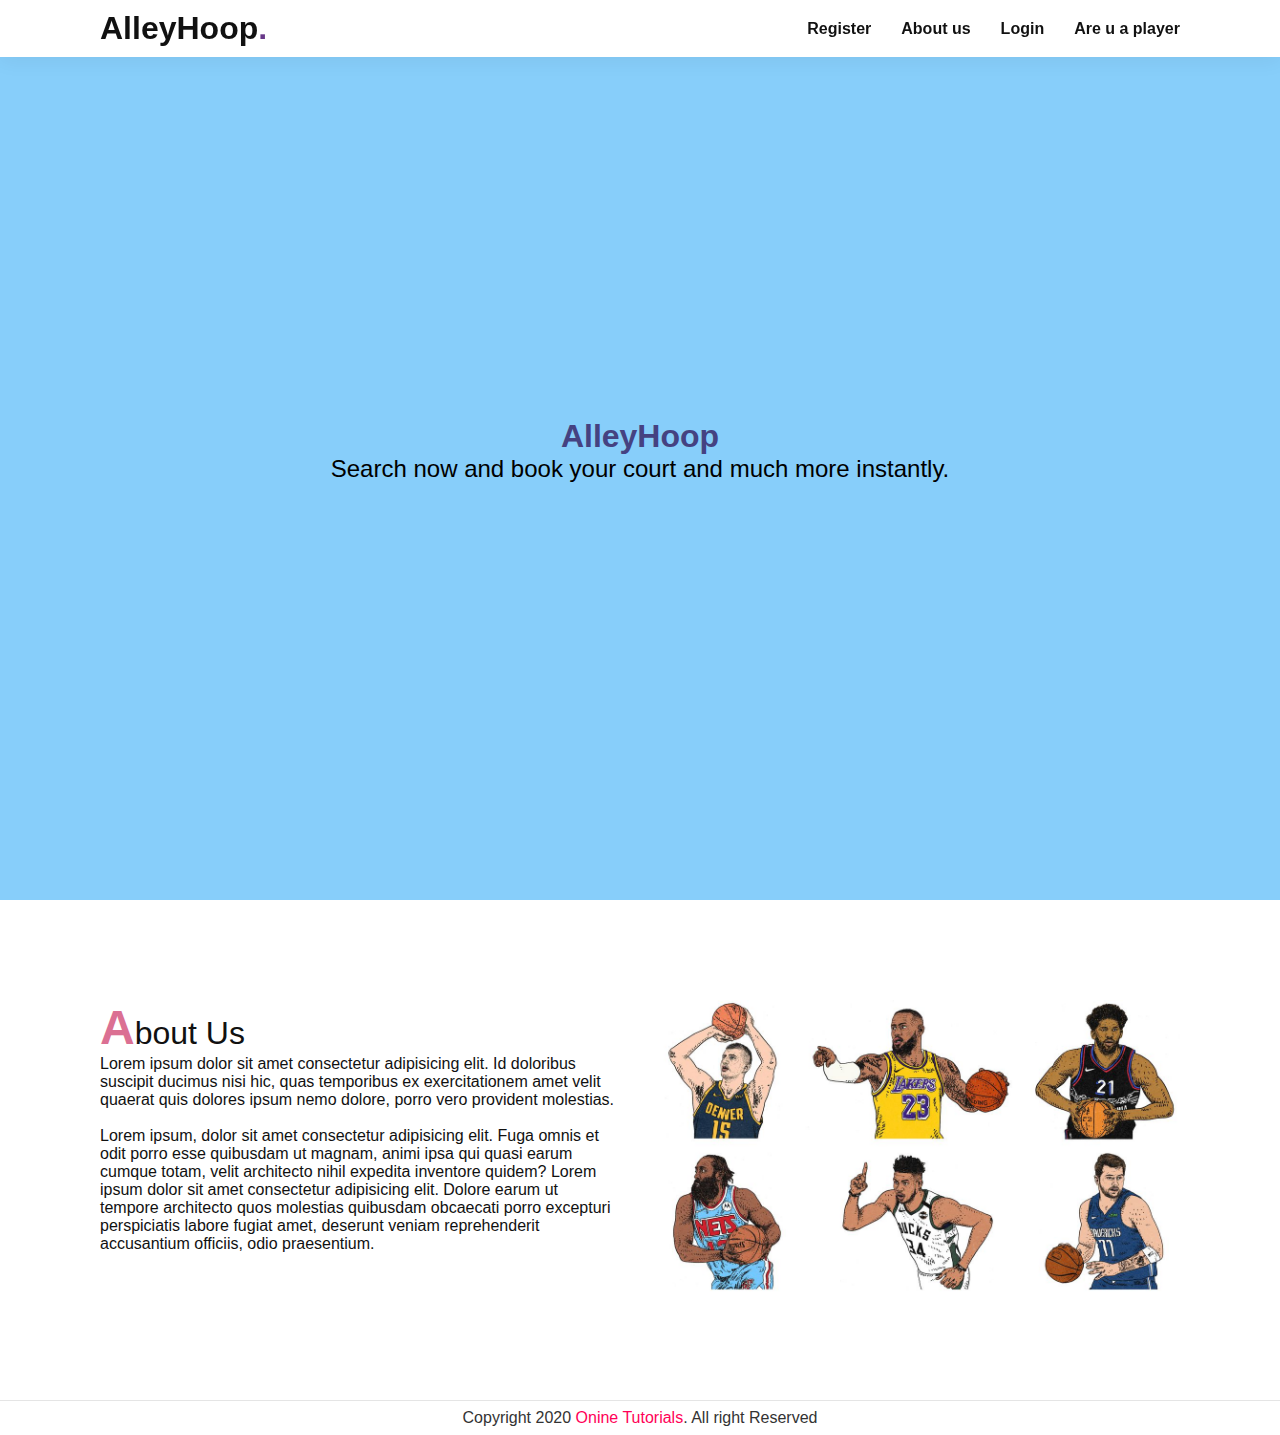
<file: index.html>
<!DOCTYPE html>
        <html lang="en">
        <head>
            <meta charset="UTF-8">
            <meta http-equiv="X-UA-Compatible" content="IE=edge">
            <meta name="viewport" content="width=device-width, initial-scale=1.0">
            <title>Complete Responsive Website Design</title>
            <link rel="stylesheet" href = "style.css">

        </head>
        <body>
            <header class = "sticky">
               
                <a href = "#" class ="logo">AlleyHoop<span>.</span></a>
                <div class = "menuToggle" onclick="toggleMenu();"></div>
                <ul class = "navigation">
                   
                    <li><a href ="register.html"onclick="toggleMenu();">Register</a></li>
                    <li><a href ="#About us"onclick="toggleMenu();">About us</a></li>
                    <li><a href ="login.html"onclick="toggleMenu();">Login</a></li>
                    <li><a href ="ruplayer.html"onclick="toggleMenu();">Are u a player</a></li>
                    
                </ul>
            </header>
            <section class = "banner" id = "banner">
                <div class = "content">
                    <h2>AlleyHoop</h2>
                <p>Search now and book your court and much more instantly.</p>

                  
                </div>
            </section>
                
            <section class ="About" id = "About">
                <div class = "row">
                    <div class = "col50">
                        <h2 class ="titleText"><span>A</span><b>bout Us</b></h2>
                        <p>Lorem ipsum dolor sit amet consectetur adipisicing elit. Id doloribus suscipit ducimus nisi hic, 
                            quas temporibus ex exercitationem amet velit quaerat quis dolores
                            ipsum nemo dolore, porro vero provident molestias.<br><br>
                            Lorem ipsum, dolor sit amet consectetur adipisicing elit. Fuga omnis et odit 
                            porro esse quibusdam ut magnam, animi ipsa qui quasi earum cumque totam,
                            velit architecto nihil expedita inventore quidem?
                            Lorem ipsum dolor sit amet consectetur adipisicing elit.
                            Dolore earum ut tempore architecto quos molestias quibusdam obcaecati porro excepturi
                            perspiciatis labore fugiat amet, deserunt veniam reprehenderit accusantium officiis, odio praesentium.</p>
                    </div>
            
                
                <div class = "col50">
                    <div class ="imgBx">
                        <img src ="assets/background img 1.jpg" >
                    </div>
                </div>
            </div>

            </section>

           
            

   
            
            


  
  
   

  </section>
     
  
        <div class ="CopyrightText">
            <p>Copyright 2020 <a href="#">Onine Tutorials</a>. All right Reserved</p>
        </div>
   



        
            <script type = "text/javascript"> 
            window.addEventListener('scroll',function(){
                const header= document.querySelector('header');
                header.classList.toggle("sticky",window.scrollY >0);
            });

  function toggleMenu(){
       const menuToggle = document.querySelector('.menuToggle');
       const navigation =  document.querySelector('.navigation');
                menuToggle.classList.toggle('active');
               navigation.classList.toggle('active');

            }

            </script>
        </body>

        </html>
</file>
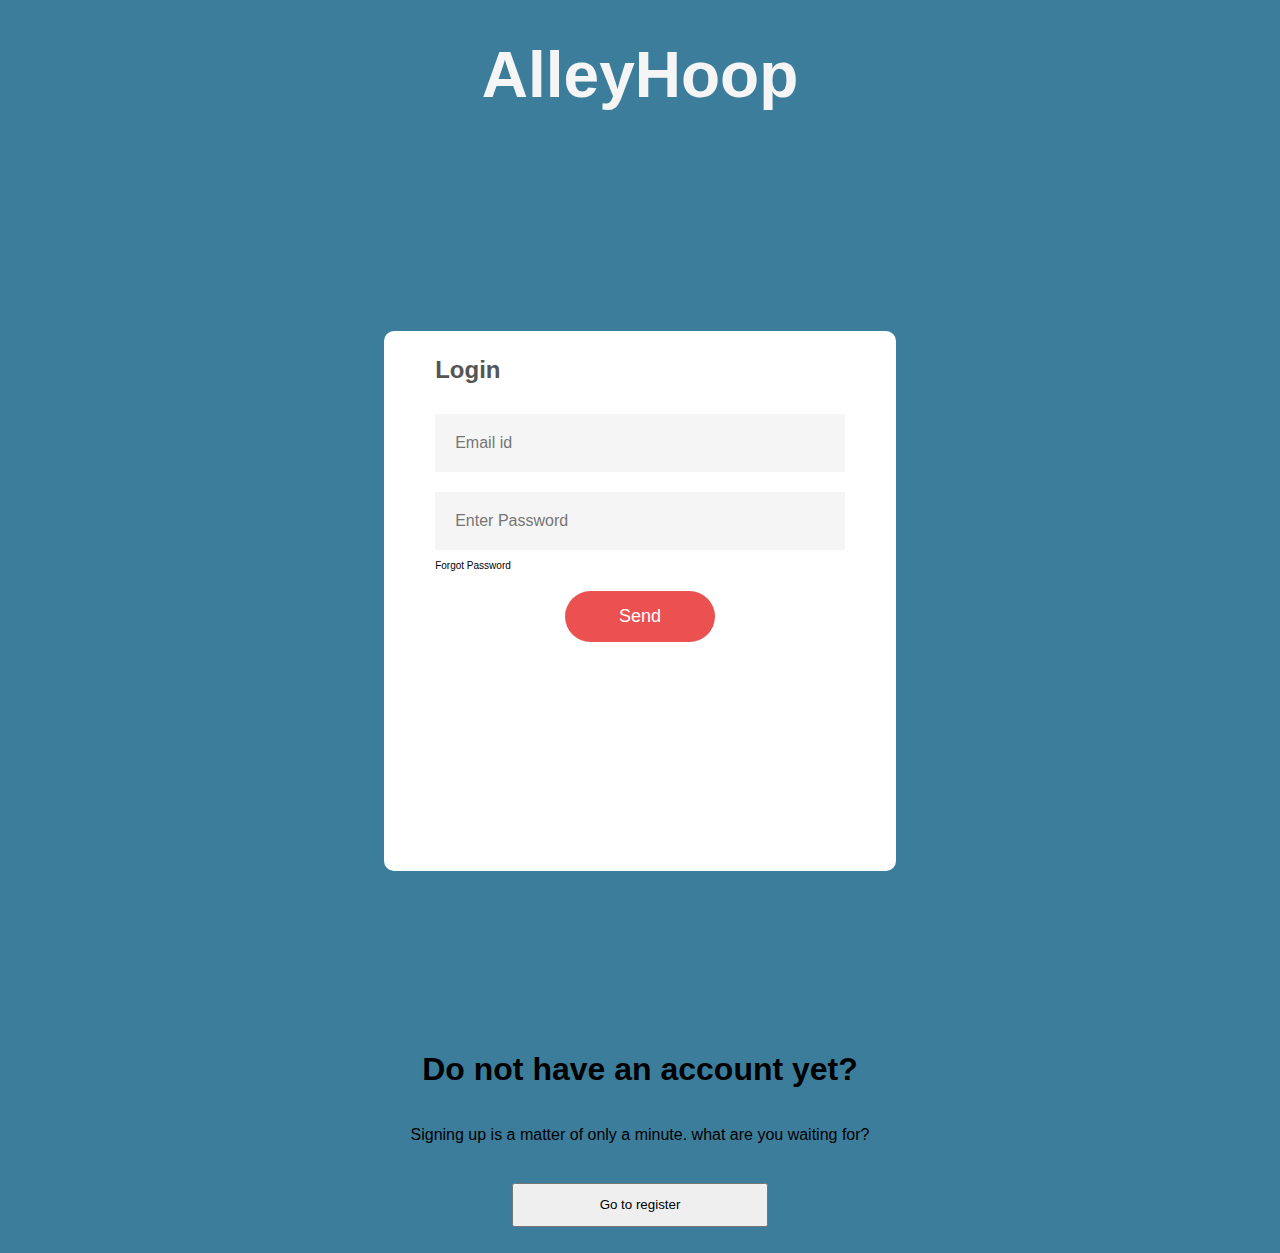
<file: login.html>
<!DOCTYPE html>
<html lang="en">
<head>
    <meta charset="UTF-8">
    <meta http-equiv="X-UA-Compatible" content="IE=edge">
    <meta name="viewport" content="width=device-width, initial-scale=1.0">
    <title>Contact Form To Email Using Javascript</title>
  <link rel = "stylesheet" href="style4.css">

</head>
<body>

      <div class = "AlleyHoop">
        <h1> AlleyHoop</h1>
    
      </div>
       
    <div class = "container" >
       
        <form >
        <h2> Login</h2>
      
        
       
        
       
        <input type = "Email" id = "email"  placeholder = "Email id" required>
        <input type = "Password" id = "password"  placeholder = "Enter Password " required >
        <p>Forgot Password</p>
      
        <button  type = "submit">Send</button>
    </form >
    
    </div> 

    <div class = "main">
             <h1> Do not have  an account yet?</h1>
             <p>Signing up is a matter of only a minute.
                what are you waiting for?
             </p>
             <a href = "register.html">
                 <button> Go to register</button></a>
                </div>
</body>
</html>
</file>
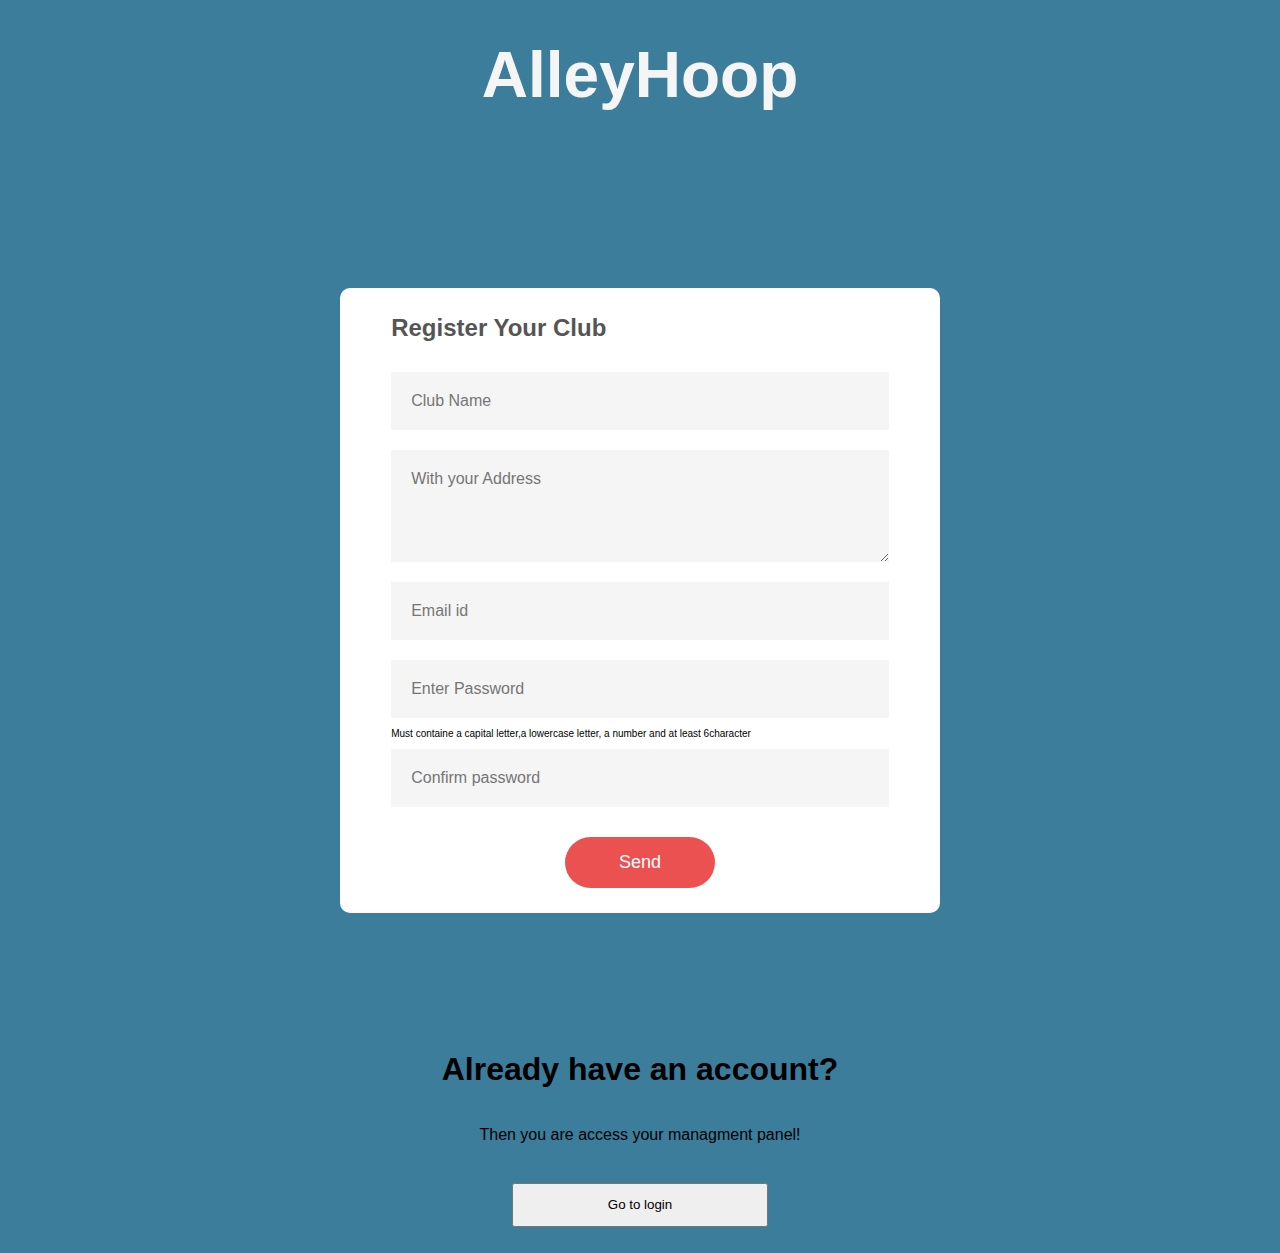
<file: register.html>
<!DOCTYPE html>
<html lang="en">
<head>
    <meta charset="UTF-8">
    <meta http-equiv="X-UA-Compatible" content="IE=edge">
    <meta name="viewport" content="width=device-width, initial-scale=1.0">
    <title>Contact Form To Email Using Javascript</title>
  <link rel = "stylesheet" href="style2.css">

</head>
<body>

      <div class = "AlleyHoop">
        <h1> AlleyHoop</h1>
    
      </div>
       
    <div class = "container" >
       
        <form >
        <h2> Register Your Club</h2>
        <input type = "text" id = "name"  placeholder = "Club Name " required>
        
       
        
        <textarea id="message" rows ="4"  placeholder="With your Address"></textarea>
        <input type = "Email" id = "email"  placeholder = "Email id" required>
        <input type = "Password" id = "password"  placeholder = "Enter Password " required >
        <p>Must containe
        a capital letter,a lowercase letter, a number and at least 6character </p>
        <input type = "password" id = "password"  placeholder = "Confirm password" required> 
        <button  type = "submit">Send</button>
    </form >
    
    </div> 

    <div class = "main">
             <h1> Already have an account?</h1>
             <p>Then you are access your managment panel!</p>
             <a href = "login.html">
                 <button> Go to login</button></a>
                </div>
</body>
</html>
</file>
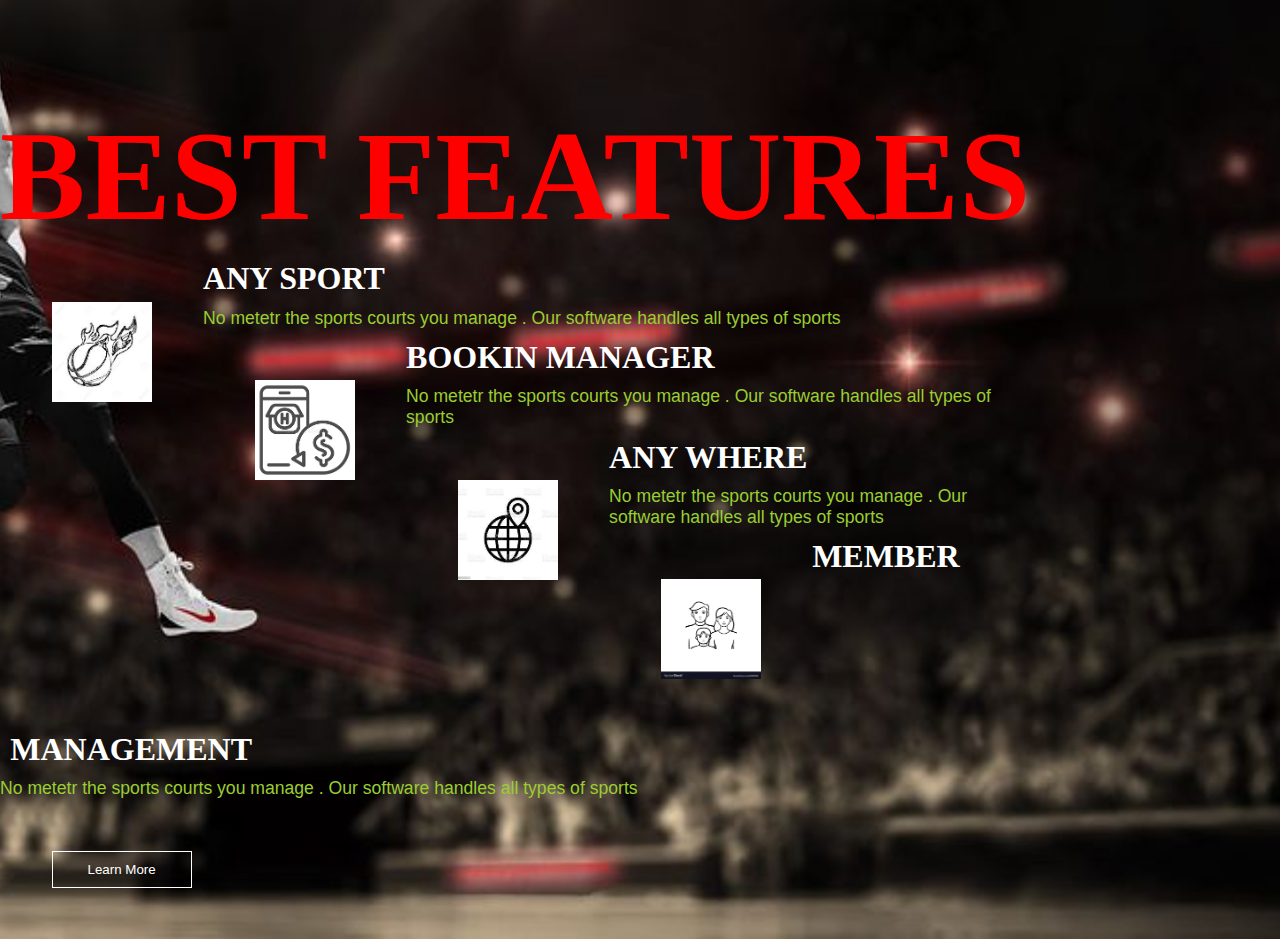
<file: ruplayer.html>
<!DOCTYPE html>
<html lang="en">
<head>
    <meta charset="UTF-8">
    <meta http-equiv="X-UA-Compatible" content="IE=edge">
    <meta name="viewport" content="width=device-width, initial-scale=1.0">
    <title>basketball</title>
    <link rel ="stylesheet" href ="style0.css">
</head>
<body>


    
   
   
    
       <section class = "Feature" id = "Features">
       
       <div class = row>
            <H1 class = "heading">BEST FEATURES</H1>
           
                <img class = "igh" src = "assets/basket.jpeg"alt ="" width ="100px" height="100px">
                <h2 class = "my">ANY SPORT</h2>
                <p class = "word">No metetr the sports courts you manage . Our software handles all types of sports</p>
            

           
                <img class = "igh"src = "assets/booking.png"alt ="" width ="100px" height="100px">
                <h3 class = "me">BOOKIN MANAGER</h3>
                <p class = "spl">No metetr the sports courts you manage . Our software handles all types of sports</p>
           

           
                <img  class = "igh" src = "assets/anywhere.jpeg"alt ="" width ="100px" height="100px">
                <h4 class = "any">ANY WHERE</h4>
                <p class = "where">No metetr the sports courts you manage . Our software handles all types of sports</p>
           

           
                <img  class = "igh" src = "assets/members.png"alt ="" width ="100px" height="100px">
                <h5 class = "mem">MEMBER MANAGEMENT</h5>
                <p class = "ber">No metetr the sports courts you manage . Our software handles all types of sports</p>
            
            <button class = "btn"> Learn More</button>
       </div>
</section>
   
 
</body>
</html>
</file>
<file: style.css>
@import url('https://images.pexels.com/photos/1025804/pexels-photo-1025804.jpeg?auto=compress&cs=tinysrgb&w=400');

*
{

   margin: 0;
   padding: 0;
   box-sizing: border-box;
   font-family: 'Poppins', sans-serif;
   scroll-behavior: smooth;
}
p{
    font-weight: 300;
    color: #111;
}
body{
    min-height: 1000px;
}
 
.banner
{
  position: relative;
  width: 100%;
  min-height: 100vh;
  display: flex;
  justify-content: center;
  align-items: center;
  background:url(assets/background1.png);
  background-size: cover;
}
.banner .content{
    max-width: 900px;
     text-align: center;


}
.banner .content h2{

    font-size: 2em;
    color: #454281;
}
.banner .content p{
    font-size: 1.5em;
    color: #000000;
}

    header{
        position: fixed;
        top: 0;
        left: 0;
        width: 100%;
        padding: 40px 100px;
        z-index: 10000;
        display:  flex;
        justify-content: space-between;
        align-items: center;
        transition: 0.5s;


    }
    header.sticky{
   background: #fff;
   padding: 10px 100px;
   box-shadow: 0 5px 20px rgba(0,0,0,0.05);
    }
   header .logo {

    color: #19150f;
    font-weight: 700;
    font-size: 2em;
    text-decoration: none;
}

header.sticky .logo{
    color: #111;
}
 header .logo span{
    color: #683889;
 }

 header .navigation
 {
    position: relative;
    display: flex;
 }

 header .navigation li{
    list-style: none;
    margin-left: 30px;
 }
 header .navigation li a
{
    text-decoration: none;
    color: #f0f1f4;
 font-weight: 600;
  
}
header.sticky .navigation li a{
    color:#111;
}
header .navigation li a:hover{
    color: #ff0157;
}

section{
 padding: 100px;

}
.row{
    position: relative;
    width: 100%;
    display: flex;
    justify-content: space-between;
}
.row .col50{
    position: relative;
    width: 48%;
}

.titleText{
 color:#111;
 font-size:2em;
 font-weight:300;

}
.titleText span {
    color: palevioletred;
    font-weight: 700;
    font-size:1.5em;
}


.row .col50 .imgBx{
      position: relative;
      width: 100%;
      min-height: 300px;
    
     
}
.row .col50 .imgBx img {
    position:absolute;
    top: 0;
    left: 0;
    width: 100%;
    height: 100%;
    object-fit: cover;
}


 .CopyrightText{
    padding: 8px 40px;
    border-top: 1px solid rgba(0,0,0,0.1);
   text-align: center;

}
.CopyrightText p{
     color: #333;
}
.CopyrightText a{
     color: #ff0157;
     font-weight: 500;
     text-decoration: none;
}
 @media(max-width: 991px)
 {
    header,
    header.sticky
    {
  
padding: 10px 20px;
    }
header .navigation{
    display: none;
}
header .navigation.active{
    width: 100%;
    height: 100%;
    position: fixed;
    top: 0;
    left: 0;
    display: flex;
    justify-content: center;
    align-items: center;
    flex-direction: column;
    background: #fff;

}
header .navagation li{
    list-style: none;
}
.menuToggle{
    margin-left: 0;
}
header .navigation li a
{
 
    color: #111;
    font-size: 1.6em;
}
.menuToggle{
    position:relative;
    width: 40px;
    height: 40px;
    background : url(assets/download.png);
    background-size: 30px;
    background-repeat: no-repeat;
    background-position: center;
    cursor: pointer;

}
 
 .menuToggle.active
 {
    background: url(close1.png);
    background-size: 25px;
    background-repeat: no-repeat;
    background-position: center;
 }
  header.sticky .menuToggle{
    filter: invert(1);
  }
    section{
        padding: 20px;
    }
     .banner .content h2{
        font-size: 3em;
        color: #fff;
     }

     .row
     {
        flex-direction: column;
     }
      .row .col50{
        position: relative;
        width: 100%
      }
       .row .col50 .imgBx{
        height: 300px;
        margin-top: 20px;;
       }
     
    .titleText{
         font-size: 1.8em;
         line-height: 1.5em;
         margin-bottom: 15px;
         font-weight: 300;
    }
    
    
    @media (max-width: 480px)
    {

    .banner .content h2 {
    font-size: 2.2em;
    color: white;
  }
     }
    }
</file>
<file: style4.css>
*{

    margin : 0;
    padding: 0;
    box-sizing: border-box;
    font-family: 'poppins', sans-serif;

}

.container{

 width: 100%;
 height: 100vh;
 background : rgb(60, 125, 156);
 display: flex;
 align-items: center;
 justify-content: center;
}
form{

    background: white;
    display: flex;
    flex-direction: column;
     padding: 2vw 4vw;
     width: 40%;
     height: 60%;
    max-width: 70%;
     border-radius: 10px;
}

form h2{
    color: #555;
    font-weight: 800;
    margin-bottom: 20px;
}
form p{
    font-size: x-small;
}
form input, form textarea{
    border: 0;
    margin: 10px 0;
    padding: 20px;
    outline: none;
    background: #f5f5f5;
    font-size: 16px;

}

form button{
    padding: 15px;
    background: rgb(235, 81, 81);
    color: white;
    font-size: 18px;
    border: 0;
    outline: none;
    cursor: pointer;
    width: 150px;
    margin: 20px auto 0;
    border-radius: 30px;

}
.main{
    background : rgb(60, 125, 156);


}
.main h1{
  font-size: xx-large;
 
  text-align: center;
}
.main p{
    text-align: center;
    margin: 3%;
}
.main a button{
   margin-left: 40%;
   width: 20%;
   padding: 1%;
   margin-bottom: 2%;
}
.main> a > button:hover{

    background-color: rgb(243, 166, 77);
    color: black;
   
    box-shadow: 0 0 10px white
}
.AlleyHoop{
    background : rgb(60, 125, 156);
           text-align: center;
      font-size: xx-large;
     color: #f5f5f5;
        padding: 3%;
       
}
</file>
<file: style2.css>
*{

    margin : 0;
    padding: 0;
    box-sizing: border-box;
    font-family: 'poppins', sans-serif;

}

.container{

 width: 100%;
 height: 100vh;
 background : rgb(60, 125, 156);
 display: flex;
 align-items: center;
 justify-content: center;
}
form{

    background: white;
    display: flex;
    flex-direction: column;
     padding: 2vw 4vw;
     width: 80%;
     max-width: 600px;
     border-radius: 10px;
}

form h2{
    color: #555;
    font-weight: 800;
    margin-bottom: 20px;
}
form p{
    font-size: x-small;
}
form input, form textarea{
    border: 0;
    margin: 10px 0;
    padding: 20px;
    outline: none;
    background: #f5f5f5;
    font-size: 16px;

}

form button{
    padding: 15px;
    background: rgb(235, 81, 81);
    color: white;
    font-size: 18px;
    border: 0;
    outline: none;
    cursor: pointer;
    width: 150px;
    margin: 20px auto 0;
    border-radius: 30px;

}
.main{
    background : rgb(60, 125, 156);


}
.main h1{
  font-size: xx-large;
 
  text-align: center;
}
.main p{
    text-align: center;
    margin: 3%;
}
.main a button{
   margin-left: 40%;
   width: 20%;
   padding: 1%;
   margin-bottom: 2%;
}

   
   
.main> a > button:hover{

    background-color: rgb(243, 166, 77);
    color: black;
   
    box-shadow: 0 0 10px white
}

.AlleyHoop{
    background : rgb(60, 125, 156);
           text-align: center;
      font-size: xx-large;
     color: #f5f5f5;
        padding: 3%;
       
}
</file>
<file: style0.css>
*{
    margin: 0;
    padding: 0;
    box-sizing: border-box;

}




.btn{
   padding: 10px 35px;
   background-color: transparent;
   border: 1px solid white;
   color: white;
   outline: none;
   transition: .1s ease;
   margin: 5%;
}
.btn:hover{
    background-color: white;
    color: black;
    box-shadow: 0 0 10px white;
   
}

#Feature{
    display: flex;
    flex-direction: column;
    background-color: rgba(0 , 0, 0, 0.5);
   
}
   

#Features{
   
    background: url(assets/bbbb.jpg) no-repeat center center/cover ;
    background-size: cover;

    top: 0;
    right: 0;
    display: flex;
   
   min-height:  100vh;
    width:  100%;
    z-index: -1;
      
}
.igh{
    float: left;
    margin: 5%;
}
.heading{
    font-family:century;
    font-size: 8rem;
    color:red;
    margin-top: 10%;}

.my{
    font-size: 2rem;
    color:white;
    margin: 1%;
}
.word{
    font-size: 1.1rem;
    color: yellowgreen;
    font-style: initial;
       
    font-family: 'Lucida Sans', 'Lucida Sans Regular', 'Lucida Grande', 'Lucida Sans Unicode', Geneva, Verdana, sans-serif;
}
.me
{
    font-size: 2rem;
    color: white;
    margin: 1%;
}
.spl{
    font-size: 1.1rem;
    color: yellowgreen;
    font-style: initial;
       
    font-family: 'Lucida Sans', 'Lucida Sans Regular', 'Lucida Grande', 'Lucida Sans Unicode', Geneva, Verdana, sans-serif;

}
.any{
    font-size: 2rem;
    color: white;
    margin: 1%;

}
.where{
    font-size: 1.1rem;
    color: yellowgreen;
    font-style: initial;
       
    font-family: 'Lucida Sans', 'Lucida Sans Regular', 'Lucida Grande', 'Lucida Sans Unicode', Geneva, Verdana, sans-serif;


}
.mem{
    font-size: 2rem;
    color: white;
    margin: 1%;

}
.ber{
    font-size: 1.1rem;
    color: yellowgreen;
    font-style: initial;
       
    font-family: 'Lucida Sans', 'Lucida Sans Regular', 'Lucida Grande', 'Lucida Sans Unicode', Geneva, Verdana, sans-serif;

}
</file>
